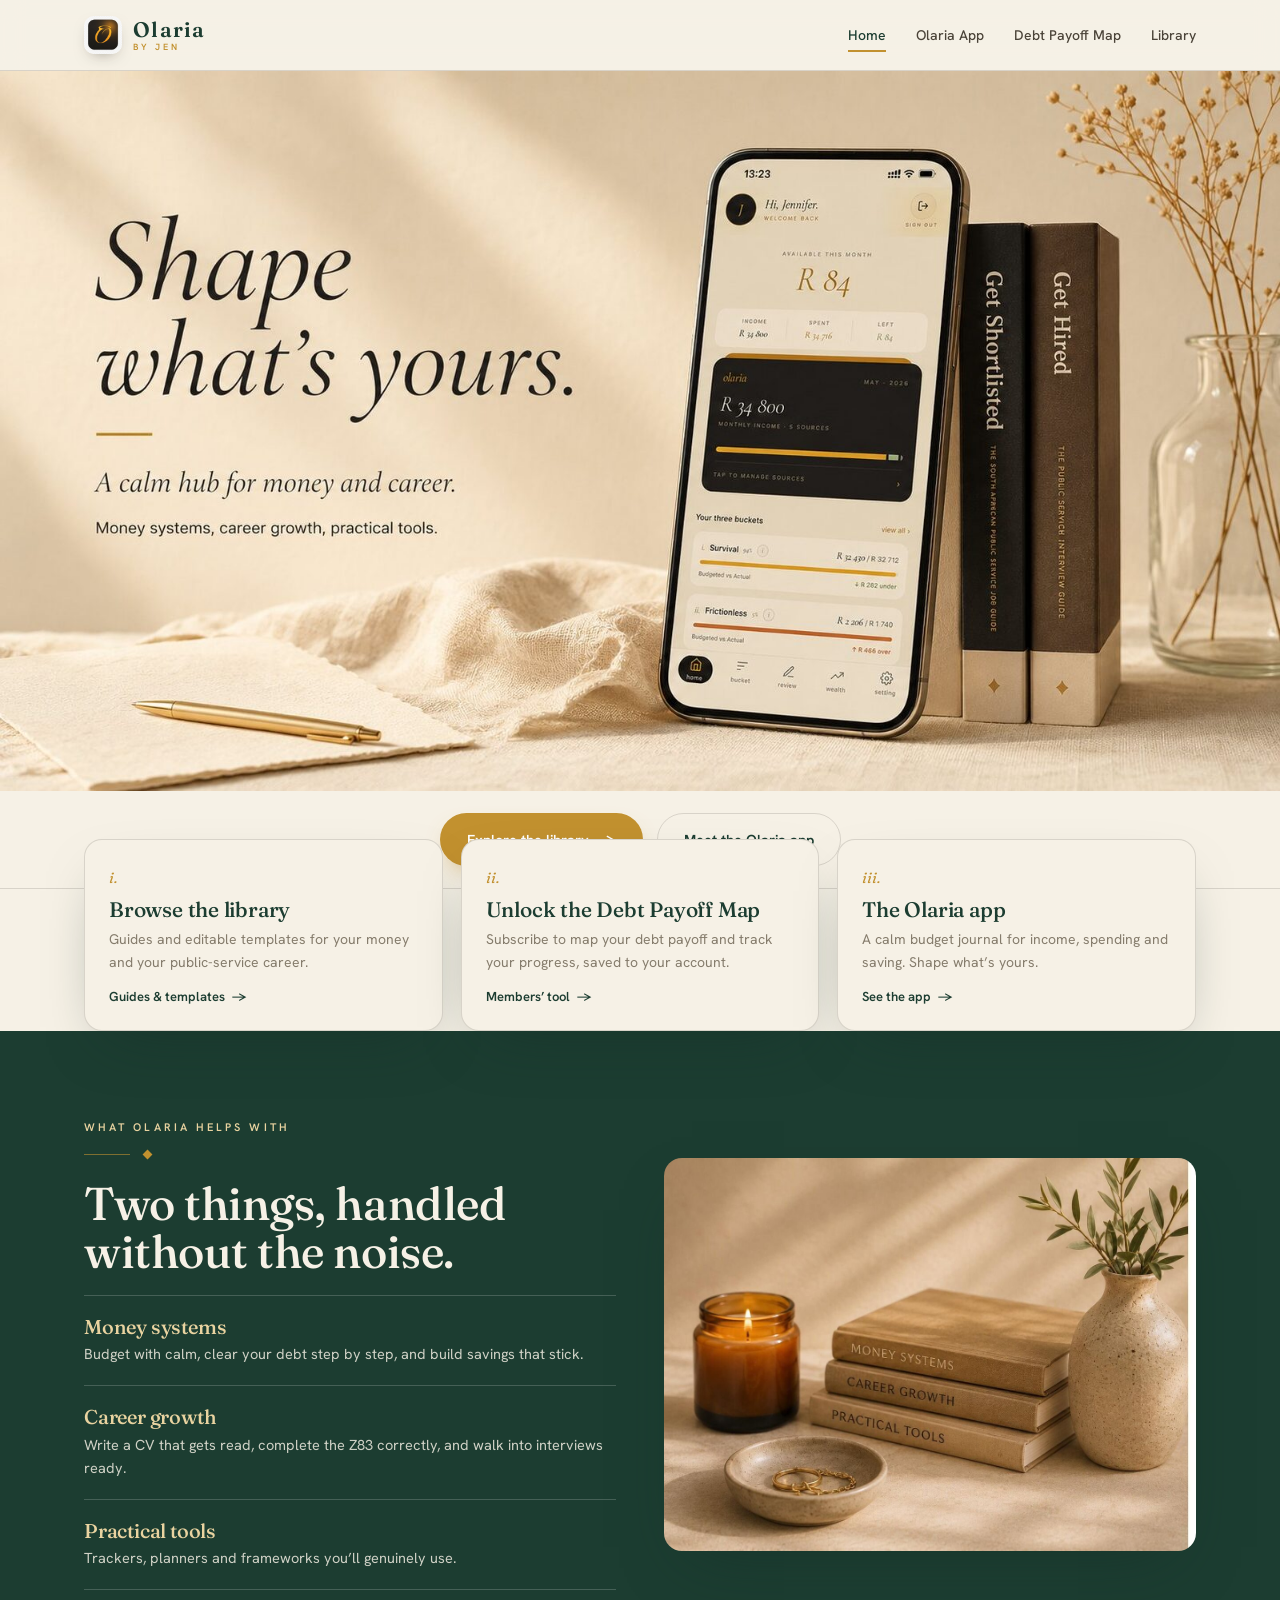
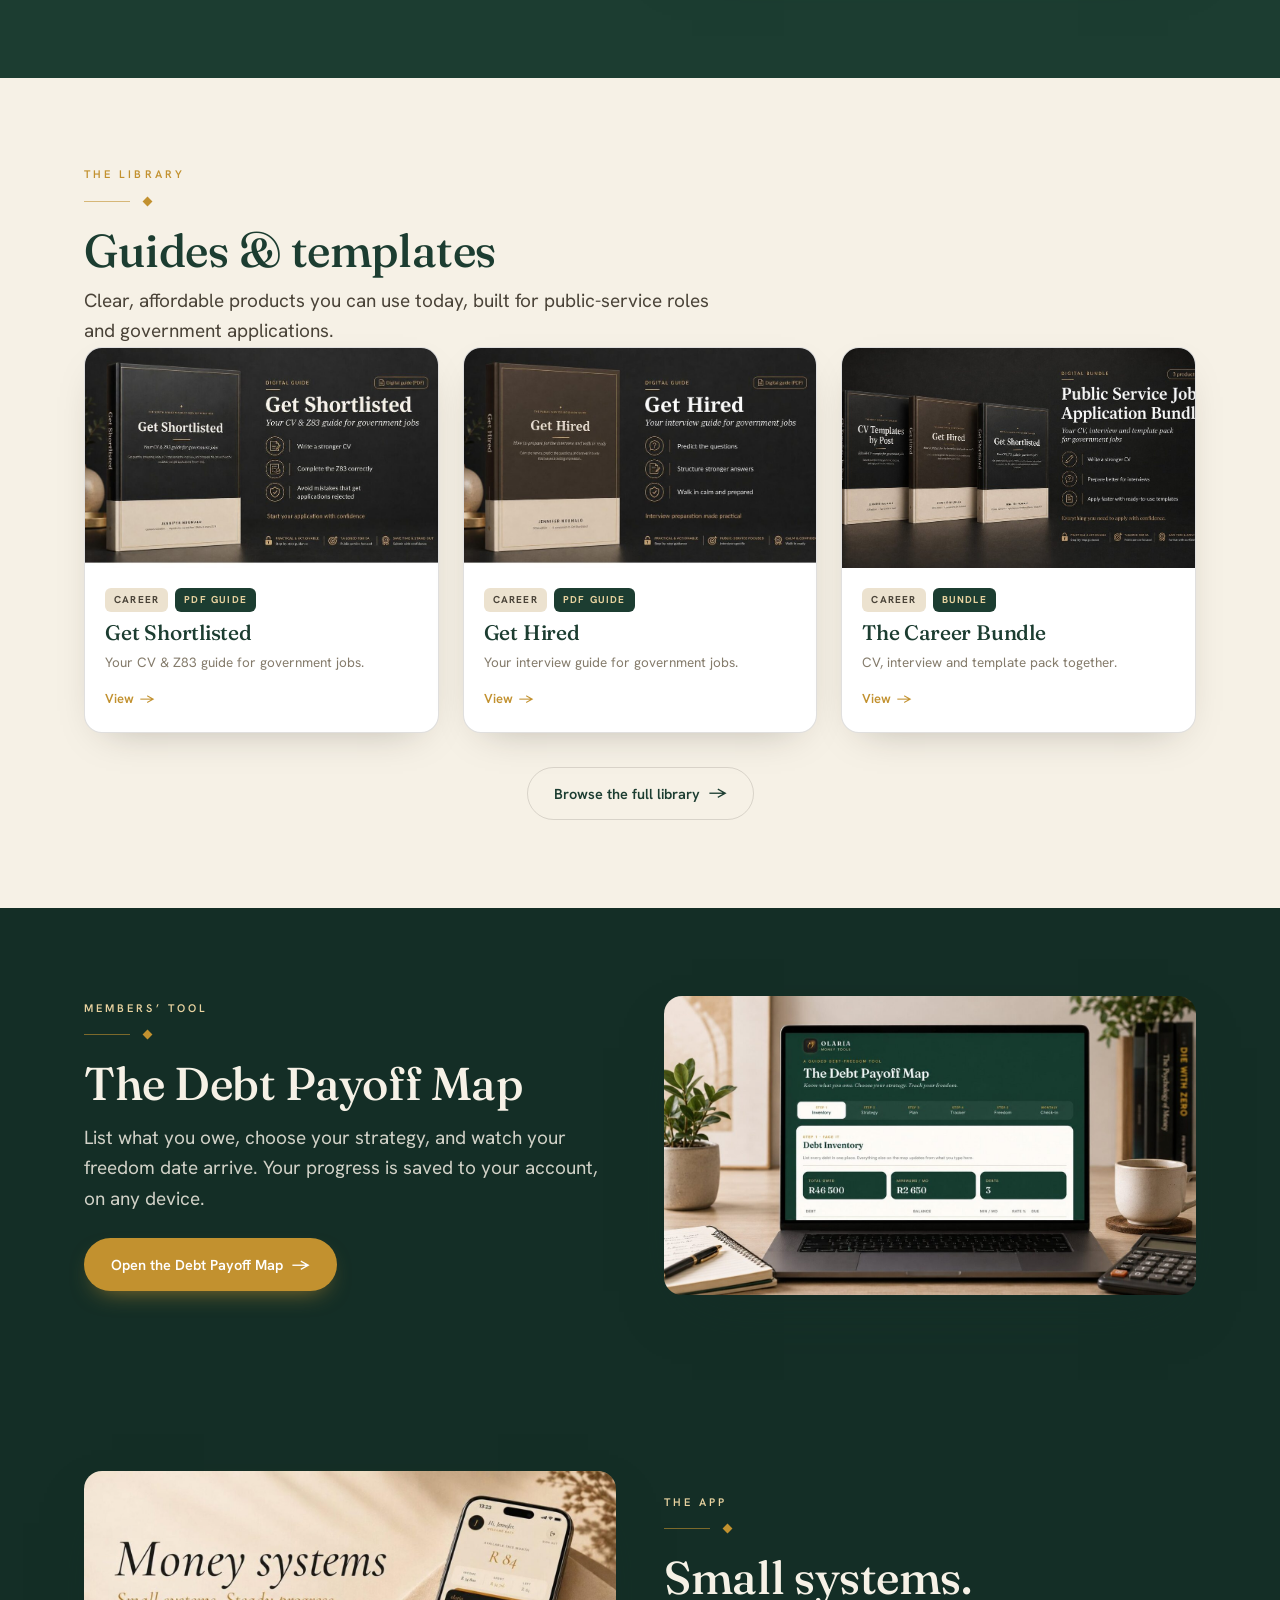
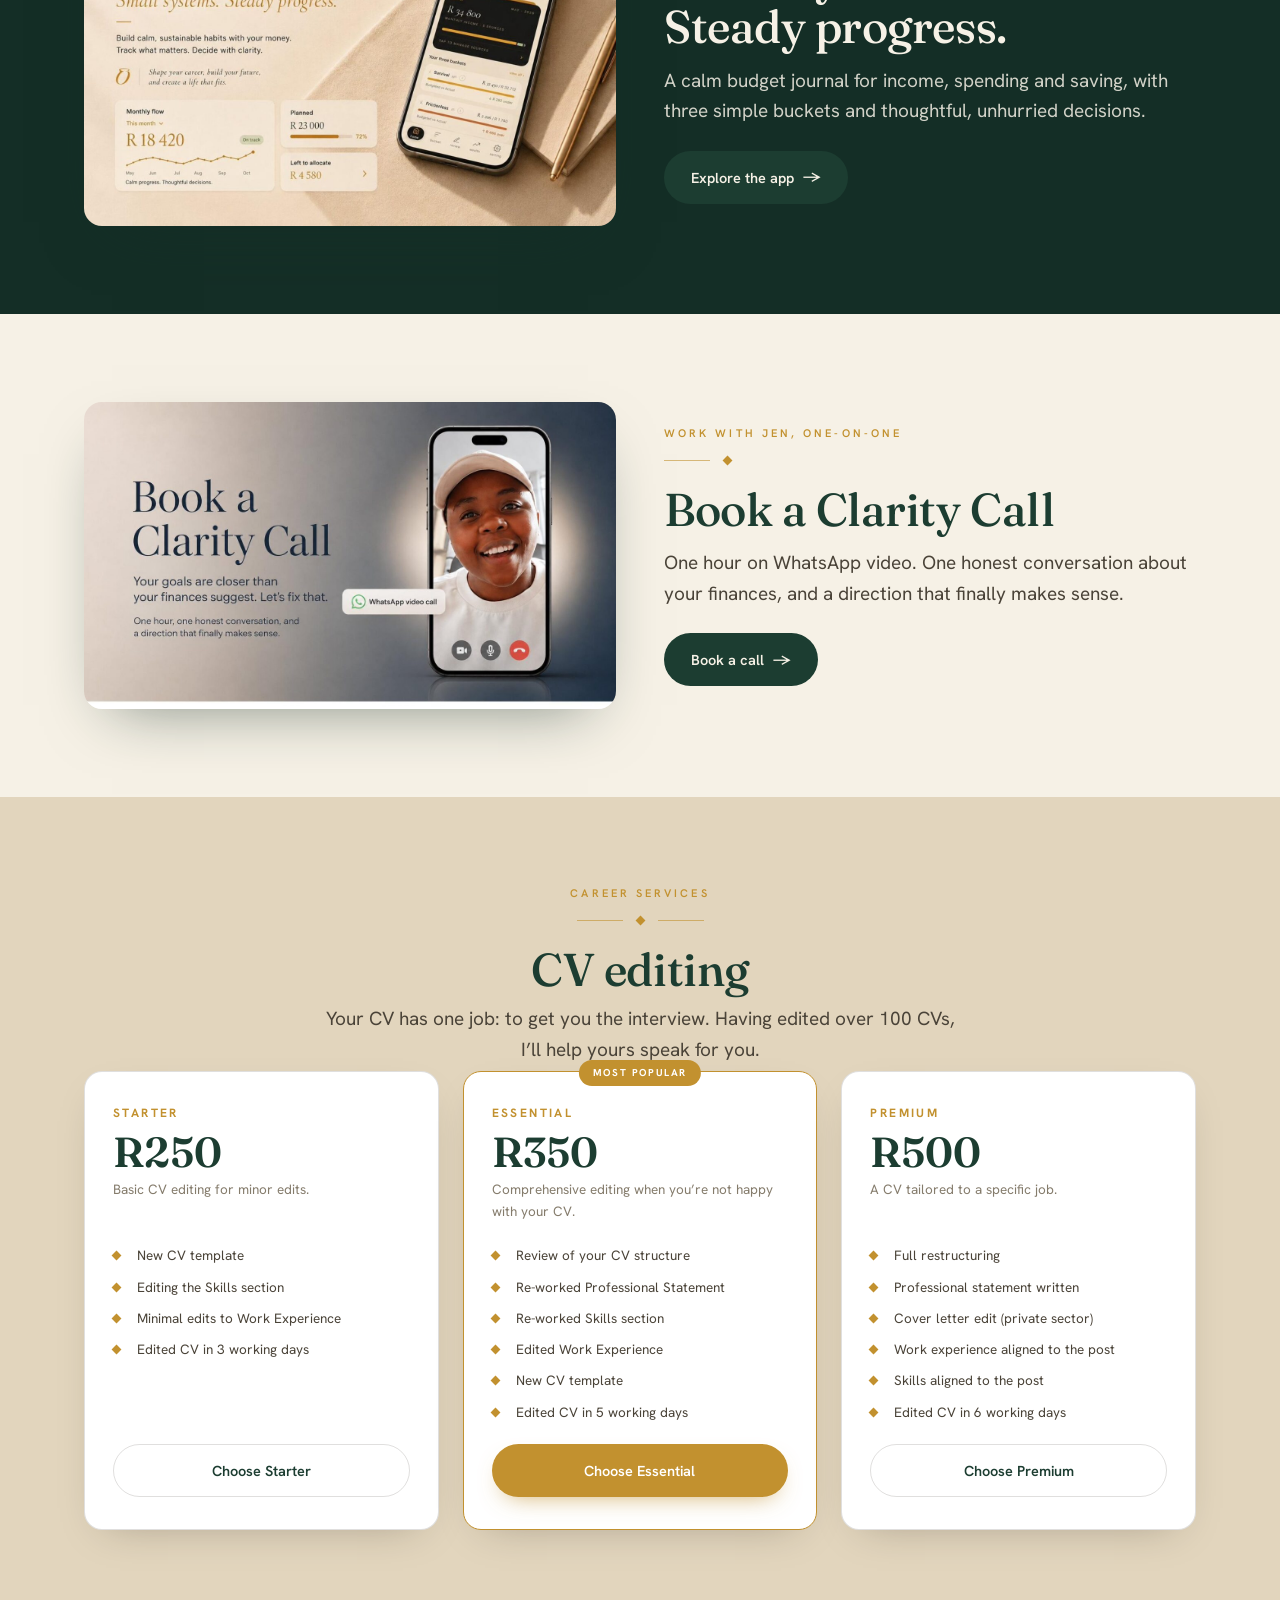
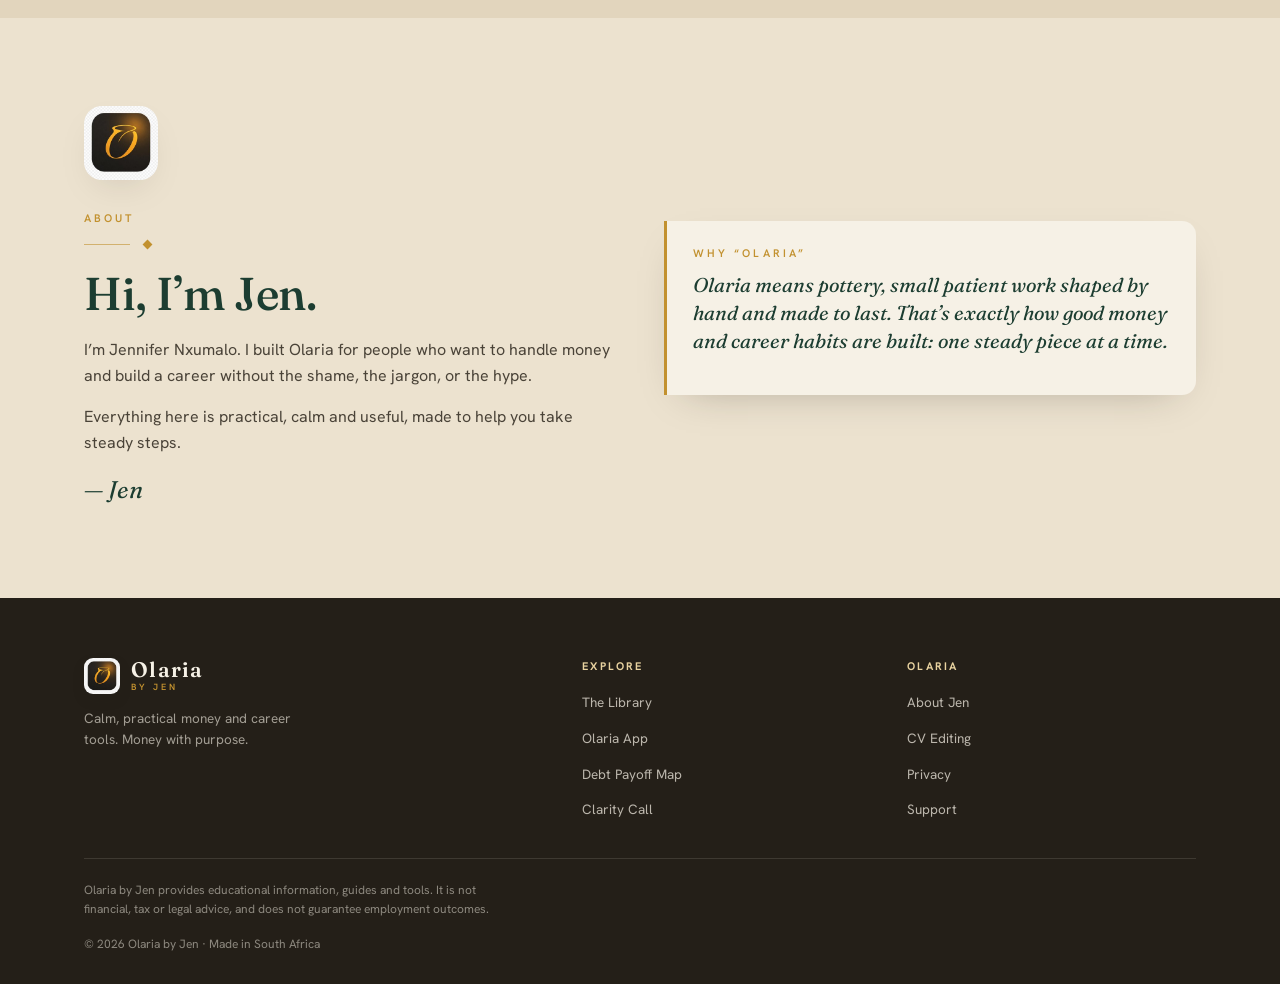
<file: index.html>
<!DOCTYPE html>
<html lang="en">
<head>
<meta charset="utf-8">
<meta name="viewport" content="width=device-width, initial-scale=1">
<title>Olaria by Jen — Money with purpose</title>
<link rel="preconnect" href="https://fonts.googleapis.com">
<link rel="preconnect" href="https://fonts.gstatic.com" crossorigin>
<link href="https://fonts.googleapis.com/css2?family=Fraunces:ital,opsz,wght@0,9..144,400;0,9..144,500;0,9..144,600;1,9..144,400;1,9..144,500&family=Hanken+Grotesk:wght@400;500;600;700&display=swap" rel="stylesheet">
<link rel="stylesheet" href="style.css">
</head>
<body>
<header class="nav">
  <div class="wrap row">
    <a class="brand" href="https://www.olariabyjenn.com/" target="_top">
      <span class="mk"><img src="img/logo.png" alt="Olaria mark"></span>
      <span class="wm">Olaria<small>by Jen</small></span>
    </a>
    <button class="menu-btn" id="menuBtn" aria-label="Menu"><span></span><span></span><span></span></button>
    <nav class="navlinks" id="navlinks">
      <a href="https://www.olariabyjenn.com/" target="_top" class="on">Home</a>
      <a href="https://www.olariabyjenn.com/olariaapp" target="_top">Olaria App</a>
      <a href="https://www.olariabyjenn.com/debt-payoff-map" target="_top">Debt Payoff Map</a>
      <a href="https://www.olariabyjenn.com/library" target="_top">Library</a>
    </nav>
  </div>
</header>

<section class="hero-banner">
  <img src="img/hero_home.jpg" alt="Shape what's yours — the Olaria app with Get Shortlisted and Get Hired">
</section>
<section class="ctaband">
  <div class="wrap">
    <a href="https://www.olariabyjenn.com/library" target="_top" class="btn gold">Explore the library <span class="ar">&rarr;</span></a>
    <a href="https://www.olariabyjenn.com/olariaapp" target="_top" class="btn ghost-d">Meet the Olaria app</a>
  </div>
</section>

<div class="doors"><div class="wrap"><div class="grid">
  <a class="door" href="https://www.olariabyjenn.com/library" target="_top"><span class="num">i.</span><h3>Browse the library</h3>
    <p>Guides and editable templates for your money and your public-service career.</p>
    <span class="go">Guides &amp; templates <span class="ar">&rarr;</span></span></a>
  <a class="door" href="https://www.olariabyjenn.com/debt-payoff-map" target="_top"><span class="num">ii.</span><h3>Unlock the Debt Payoff Map</h3>
    <p>Subscribe to map your debt payoff and track your progress, saved to your account.</p>
    <span class="go">Members&rsquo; tool <span class="ar">&rarr;</span></span></a>
  <a class="door" href="https://www.olariabyjenn.com/olariaapp" target="_top"><span class="num">iii.</span><h3>The Olaria app</h3>
    <p>A calm budget journal for income, spending and saving. Shape what&rsquo;s yours.</p>
    <span class="go">See the app <span class="ar">&rarr;</span></span></a>
</div></div></div>

<section class="band pillars"><div class="wrap layout">
  <div><div class="eyebrow">What Olaria helps with</div><div class="divx"><span class="ln"></span><span class="dm"></span></div>
    <h2>Two things, handled<br>without the noise.</h2>
    <div class="plist">
      <div class="pitem"><h3>Money systems</h3><p>Budget with calm, clear your debt step by step, and build savings that stick.</p></div>
      <div class="pitem"><h3>Career growth</h3><p>Write a CV that gets read, complete the Z83 correctly, and walk into interviews ready.</p></div>
      <div class="pitem"><h3>Practical tools</h3><p>Trackers, planners and frameworks you&rsquo;ll genuinely use.</p></div>
    </div></div>
  <div class="pic"><img src="img/pillars.jpg" alt="Money systems, career growth, practical tools"></div>
</div></section>

<section class="band"><div class="wrap">
  <div class="sec-head"><div class="eyebrow">The library</div><div class="divx"><span class="ln"></span><span class="dm"></span></div>
    <h2>Guides &amp; templates</h2>
    <p class="lead" style="margin-top:10px">Clear, affordable products you can use today, built for public-service roles and government applications.</p></div>
  <div class="prodgrid">
    <a class="card" href="https://www.olariabyjenn.com/product-page/get-shortlisted" target="_top"><div class="shot"><img src="img/prod_shortlisted.jpg" alt="Get Shortlisted"></div>
      <div class="cbody"><div class="tags"><span class="tag">Career</span><span class="tag fmt">PDF guide</span></div>
      <h3>Get Shortlisted</h3><p class="desc">Your CV &amp; Z83 guide for government jobs.</p><span class="buy">View <span class="ar">&rarr;</span></span></div></a>
    <a class="card" href="https://www.olariabyjenn.com/product-page/get-hired" target="_top"><div class="shot"><img src="img/prod_hired.jpg" alt="Get Hired"></div>
      <div class="cbody"><div class="tags"><span class="tag">Career</span><span class="tag fmt">PDF guide</span></div>
      <h3>Get Hired</h3><p class="desc">Your interview guide for government jobs.</p><span class="buy">View <span class="ar">&rarr;</span></span></div></a>
    <a class="card" href="https://www.olariabyjenn.com/product-page/the-career-bundle" target="_top"><div class="shot"><img src="img/bundle.jpg" alt="The Career Bundle"></div>
      <div class="cbody"><div class="tags"><span class="tag">Career</span><span class="tag fmt">Bundle</span></div>
      <h3>The Career Bundle</h3><p class="desc">CV, interview and template pack together.</p><span class="buy">View <span class="ar">&rarr;</span></span></div></a>
  </div>
  <div class="centerlink"><a href="https://www.olariabyjenn.com/library" target="_top" class="btn ghost-d">Browse the full library <span class="ar">&rarr;</span></a></div>
</div></section>

<section class="band app"><div class="wrap layout">
  <div><div class="eyebrow">Members&rsquo; tool</div><div class="divx"><span class="ln"></span><span class="dm"></span></div>
    <h2>The Debt Payoff Map</h2>
    <p class="lead" style="margin:14px 0 0">List what you owe, choose your strategy, and watch your freedom date arrive.
      Your progress is saved to your account, on any device.</p>
    <a href="https://www.olariabyjenn.com/debt-payoff-map" target="_top" class="btn gold" style="margin-top:24px">Open the Debt Payoff Map <span class="ar">&rarr;</span></a></div>
  <div class="pic"><img src="img/debt_app.jpg" alt="The Debt Payoff Map web app"></div>
</div></section>

<section class="band olapp"><div class="wrap layout">
  <div class="pic"><img src="img/app_hero.jpg" alt="The Olaria money app"></div>
  <div><div class="eyebrow">The app</div><div class="divx"><span class="ln"></span><span class="dm"></span></div>
    <h2>Small systems.<br>Steady progress.</h2>
    <p class="lead" style="margin:14px 0 0">A calm budget journal for income, spending and saving, with three simple buckets and thoughtful, unhurried decisions.</p>
    <a href="https://www.olariabyjenn.com/olariaapp" target="_top" class="btn green" style="margin-top:24px">Explore the app <span class="ar">&rarr;</span></a></div>
</div></section>

<section class="band clarity"><div class="wrap layout">
  <div class="pic"><img src="img/clarity.jpg" alt="Book a Clarity Call"></div>
  <div><div class="eyebrow">Work with Jen, one-on-one</div><div class="divx"><span class="ln"></span><span class="dm"></span></div>
    <h2>Book a Clarity Call</h2>
    <p class="lead" style="margin:14px 0 24px">One hour on WhatsApp video. One honest conversation about your finances, and a direction that finally makes sense.</p>
    <a href="https://www.olariabyjenn.com/claritycall" target="_top" class="btn green">Book a call <span class="ar">&rarr;</span></a></div>
</div></section>

<section class="band cvedit"><div class="wrap">
  <div class="sec-head center"><div class="eyebrow">Career services</div><div class="divx center"><span class="ln"></span><span class="dm"></span><span class="ln"></span></div>
    <h2>CV editing</h2>
    <p class="lead" style="margin-top:10px">Your CV has one job: to get you the interview. Having edited over 100 CVs, I&rsquo;ll help yours speak for you.</p></div>
  <div class="pricegrid">
    <div class="ptier"><div class="tname">Starter</div><div class="tprice">R250</div>
      <p class="tdesc">Basic CV editing for minor edits.</p>
      <ul class="feat"><li>New CV template</li><li>Editing the Skills section</li><li>Minimal edits to Work Experience</li><li>Edited CV in 3 working days</li></ul>
      <a href="https://www.olariabyjenn.com/career-services" target="_top" class="btn ghost-d">Choose Starter</a></div>
    <div class="ptier pop"><span class="poplabel">Most popular</span><div class="tname">Essential</div><div class="tprice">R350</div>
      <p class="tdesc">Comprehensive editing when you&rsquo;re not happy with your CV.</p>
      <ul class="feat"><li>Review of your CV structure</li><li>Re-worked Professional Statement</li><li>Re-worked Skills section</li><li>Edited Work Experience</li><li>New CV template</li><li>Edited CV in 5 working days</li></ul>
      <a href="https://www.olariabyjenn.com/career-services" target="_top" class="btn gold">Choose Essential</a></div>
    <div class="ptier"><div class="tname">Premium</div><div class="tprice">R500</div>
      <p class="tdesc">A CV tailored to a specific job.</p>
      <ul class="feat"><li>Full restructuring</li><li>Professional statement written</li><li>Cover letter edit (private sector)</li><li>Work experience aligned to the post</li><li>Skills aligned to the post</li><li>Edited CV in 6 working days</li></ul>
      <a href="https://www.olariabyjenn.com/career-services" target="_top" class="btn ghost-d">Choose Premium</a></div>
  </div>
</div></section>

<section class="band about"><div class="wrap layout">
  <div><span class="mk big"><img src="img/logo.png" alt="Olaria mark"></span>
    <div class="eyebrow">About</div><div class="divx"><span class="ln"></span><span class="dm"></span></div>
    <h2 style="margin-bottom:18px">Hi, I&rsquo;m Jen.</h2>
    <p>I&rsquo;m Jennifer Nxumalo. I built Olaria for people who want to handle money and build a career without the shame, the jargon, or the hype.</p>
    <p>Everything here is practical, calm and useful, made to help you take steady steps.</p>
    <div class="sig">&mdash; Jen</div></div>
  <div class="potterynote"><div class="eyebrow">Why &ldquo;Olaria&rdquo;</div>
    <p>Olaria means pottery, small patient work shaped by hand and made to last. That&rsquo;s exactly how good money and career habits are built: one steady piece at a time.</p></div>
</div></section>
<footer class="ft">
  <div class="wrap">
    <div class="top">
      <div>
        <div class="brand"><span class="mk"><img src="img/logo.png" alt=""></span>
          <span class="wm" style="color:var(--paper)">Olaria<small>by Jen</small></span></div>
        <p class="blurb">Calm, practical money and career tools. Money with purpose.</p>
      </div>
      <div>
        <h4>Explore</h4>
        <ul>
          <li><a href="https://www.olariabyjenn.com/library" target="_top">The Library</a></li>
          <li><a href="https://www.olariabyjenn.com/olariaapp" target="_top">Olaria App</a></li>
          <li><a href="https://www.olariabyjenn.com/debt-payoff-map" target="_top">Debt Payoff Map</a></li>
          <li><a href="https://www.olariabyjenn.com/claritycall" target="_top">Clarity Call</a></li>
        </ul>
      </div>
      <div>
        <h4>Olaria</h4>
        <ul>
          <li><a href="https://www.olariabyjenn.com/about" target="_top">About Jen</a></li>
          <li><a href="https://www.olariabyjenn.com/career-services" target="_top">CV Editing</a></li>
          <li><a href="https://www.olariabyjenn.com/privacy-p" target="_top">Privacy</a></li>
          <li><a href="https://www.olariabyjenn.com/clario-support" target="_top">Support</a></li>
        </ul>
      </div>
    </div>
    <p class="disc">Olaria by Jen provides educational information, guides and tools. It is not financial,
      tax or legal advice, and does not guarantee employment outcomes.</p>
    <div class="legal"><span>&copy; 2026 Olaria by Jen &middot; Made in South Africa</span></div>
  </div>
</footer>
<script>
  var mb=document.getElementById('menuBtn'),nl=document.getElementById('navlinks');
  if(mb){mb.addEventListener('click',function(){nl.classList.toggle('open');});}
</script>
</body></html>
</file>
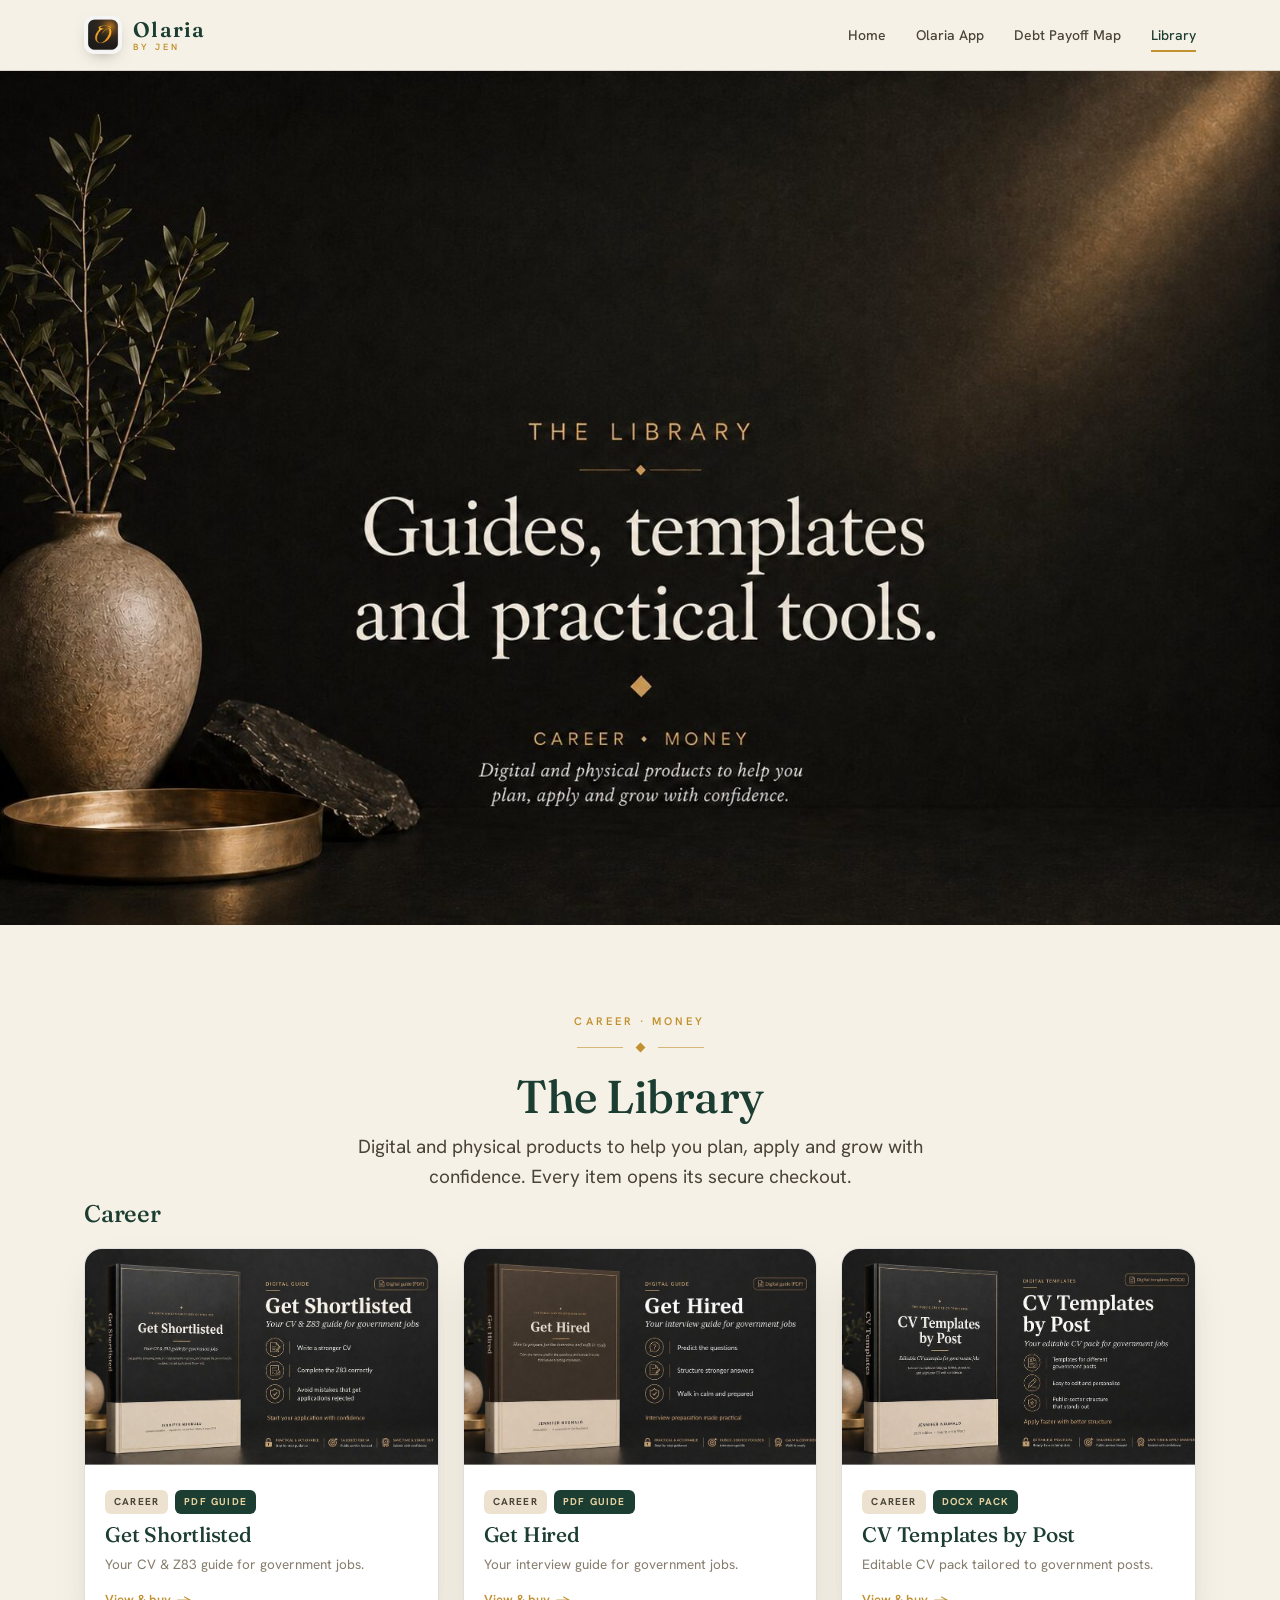
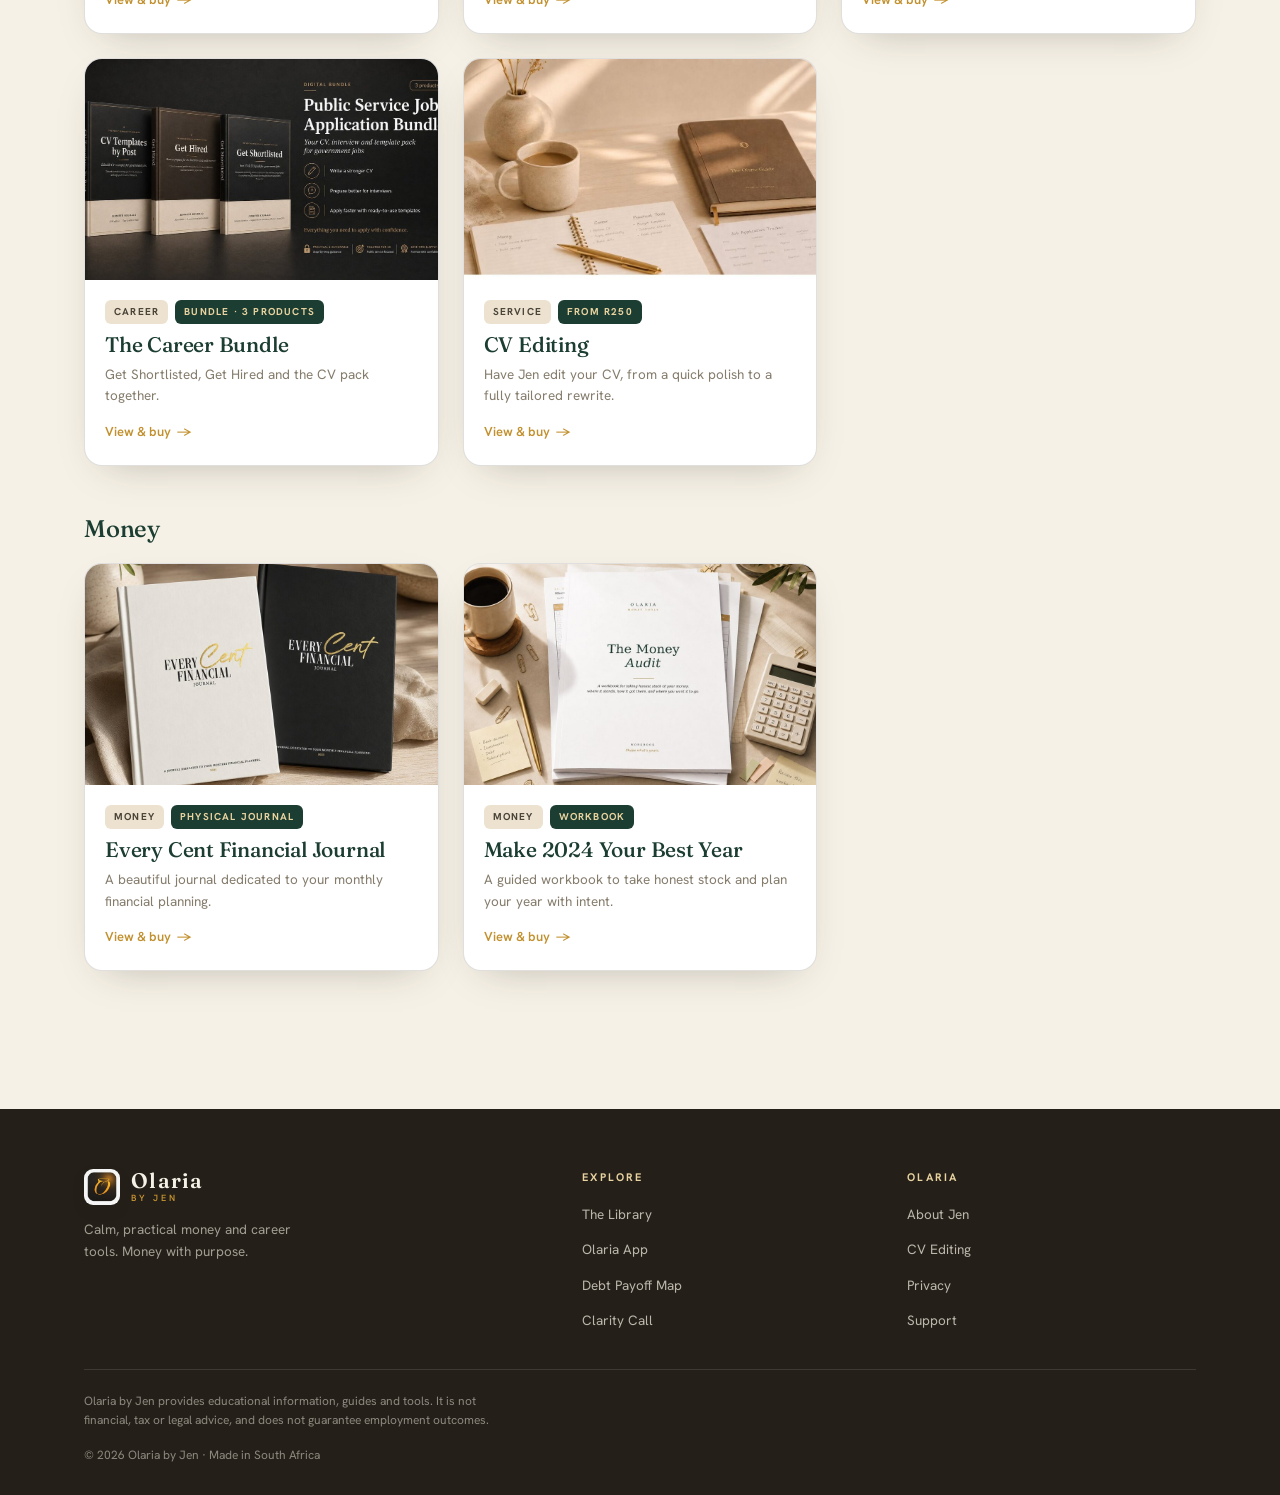
<file: library.html>
<!DOCTYPE html>
<html lang="en">
<head>
<meta charset="utf-8">
<meta name="viewport" content="width=device-width, initial-scale=1">
<title>The Library — Olaria by Jen</title>
<link rel="preconnect" href="https://fonts.googleapis.com">
<link rel="preconnect" href="https://fonts.gstatic.com" crossorigin>
<link href="https://fonts.googleapis.com/css2?family=Fraunces:ital,opsz,wght@0,9..144,400;0,9..144,500;0,9..144,600;1,9..144,400;1,9..144,500&family=Hanken+Grotesk:wght@400;500;600;700&display=swap" rel="stylesheet">
<link rel="stylesheet" href="style.css">
</head>
<body>
<header class="nav">
  <div class="wrap row">
    <a class="brand" href="https://www.olariabyjenn.com/" target="_top">
      <span class="mk"><img src="img/logo.png" alt="Olaria mark"></span>
      <span class="wm">Olaria<small>by Jen</small></span>
    </a>
    <button class="menu-btn" id="menuBtn" aria-label="Menu"><span></span><span></span><span></span></button>
    <nav class="navlinks" id="navlinks">
      <a href="https://www.olariabyjenn.com/" target="_top">Home</a>
      <a href="https://www.olariabyjenn.com/olariaapp" target="_top">Olaria App</a>
      <a href="https://www.olariabyjenn.com/debt-payoff-map" target="_top">Debt Payoff Map</a>
      <a href="https://www.olariabyjenn.com/library" target="_top" class="on">Library</a>
    </nav>
  </div>
</header>

<section class="hero-banner">
  <img src="img/library_hero.jpg" alt="The Library — guides, templates and practical tools">
</section>

<section class="band"><div class="wrap">
  <div class="sec-head center"><div class="eyebrow">Career &middot; Money</div><div class="divx center"><span class="ln"></span><span class="dm"></span><span class="ln"></span></div>
    <h2>The Library</h2>
    <p class="lead" style="margin-top:10px">Digital and physical products to help you plan, apply and grow with confidence. Every item opens its secure checkout.</p></div>

  <h3 class="grouphead">Career</h3>
  <div class="prodgrid">
    <a class="card" href="https://www.olariabyjenn.com/product-page/get-shortlisted" target="_top"><div class="shot"><img src="img/prod_shortlisted.jpg" alt="Get Shortlisted"></div>
      <div class="cbody"><div class="tags"><span class="tag">Career</span><span class="tag fmt">PDF guide</span></div>
      <h3>Get Shortlisted</h3><p class="desc">Your CV &amp; Z83 guide for government jobs.</p><span class="buy">View &amp; buy <span class="ar">&rarr;</span></span></div></a>
    <a class="card" href="https://www.olariabyjenn.com/product-page/get-hired" target="_top"><div class="shot"><img src="img/prod_hired.jpg" alt="Get Hired"></div>
      <div class="cbody"><div class="tags"><span class="tag">Career</span><span class="tag fmt">PDF guide</span></div>
      <h3>Get Hired</h3><p class="desc">Your interview guide for government jobs.</p><span class="buy">View &amp; buy <span class="ar">&rarr;</span></span></div></a>
    <a class="card" href="https://www.olariabyjenn.com/product-page/cv-templates-by-post" target="_top"><div class="shot"><img src="img/prod_cv.jpg" alt="CV Templates by Post"></div>
      <div class="cbody"><div class="tags"><span class="tag">Career</span><span class="tag fmt">DOCX pack</span></div>
      <h3>CV Templates by Post</h3><p class="desc">Editable CV pack tailored to government posts.</p><span class="buy">View &amp; buy <span class="ar">&rarr;</span></span></div></a>
    <a class="card" href="https://www.olariabyjenn.com/product-page/the-career-bundle" target="_top"><div class="shot"><img src="img/bundle.jpg" alt="The Career Bundle"></div>
      <div class="cbody"><div class="tags"><span class="tag">Career</span><span class="tag fmt">Bundle &middot; 3 products</span></div>
      <h3>The Career Bundle</h3><p class="desc">Get Shortlisted, Get Hired and the CV pack together.</p><span class="buy">View &amp; buy <span class="ar">&rarr;</span></span></div></a>
    <a class="card" href="https://www.olariabyjenn.com/career-services" target="_top"><div class="shot"><img src="img/career_desk.jpg" alt="CV Editing service"></div>
      <div class="cbody"><div class="tags"><span class="tag">Service</span><span class="tag fmt">From R250</span></div>
      <h3>CV Editing</h3><p class="desc">Have Jen edit your CV, from a quick polish to a fully tailored rewrite.</p><span class="buy">View &amp; buy <span class="ar">&rarr;</span></span></div></a>
  </div>

  <h3 class="grouphead">Money</h3>
  <div class="prodgrid">
    <a class="card" href="https://www.olariabyjenn.com/product-page/2024-every-cent-fiancial-journal" target="_top"><div class="shot"><img src="img/journal.jpg" alt="Every Cent Financial Journal"></div>
      <div class="cbody"><div class="tags"><span class="tag">Money</span><span class="tag fmt">Physical journal</span></div>
      <h3>Every Cent Financial Journal</h3><p class="desc">A beautiful journal dedicated to your monthly financial planning.</p><span class="buy">View &amp; buy <span class="ar">&rarr;</span></span></div></a>
    <a class="card" href="https://www.olariabyjenn.com/product-page/make-2024-your-best-year" target="_top"><div class="shot"><img src="img/money_audit.jpg" alt="Make 2024 Your Best Year"></div>
      <div class="cbody"><div class="tags"><span class="tag">Money</span><span class="tag fmt">Workbook</span></div>
      <h3>Make 2024 Your Best Year</h3><p class="desc">A guided workbook to take honest stock and plan your year with intent.</p><span class="buy">View &amp; buy <span class="ar">&rarr;</span></span></div></a>
  </div>
</div></section>
<footer class="ft">
  <div class="wrap">
    <div class="top">
      <div>
        <div class="brand"><span class="mk"><img src="img/logo.png" alt=""></span>
          <span class="wm" style="color:var(--paper)">Olaria<small>by Jen</small></span></div>
        <p class="blurb">Calm, practical money and career tools. Money with purpose.</p>
      </div>
      <div>
        <h4>Explore</h4>
        <ul>
          <li><a href="https://www.olariabyjenn.com/library" target="_top">The Library</a></li>
          <li><a href="https://www.olariabyjenn.com/olariaapp" target="_top">Olaria App</a></li>
          <li><a href="https://www.olariabyjenn.com/debt-payoff-map" target="_top">Debt Payoff Map</a></li>
          <li><a href="https://www.olariabyjenn.com/claritycall" target="_top">Clarity Call</a></li>
        </ul>
      </div>
      <div>
        <h4>Olaria</h4>
        <ul>
          <li><a href="https://www.olariabyjenn.com/about" target="_top">About Jen</a></li>
          <li><a href="https://www.olariabyjenn.com/career-services" target="_top">CV Editing</a></li>
          <li><a href="https://www.olariabyjenn.com/privacy-p" target="_top">Privacy</a></li>
          <li><a href="https://www.olariabyjenn.com/clario-support" target="_top">Support</a></li>
        </ul>
      </div>
    </div>
    <p class="disc">Olaria by Jen provides educational information, guides and tools. It is not financial,
      tax or legal advice, and does not guarantee employment outcomes.</p>
    <div class="legal"><span>&copy; 2026 Olaria by Jen &middot; Made in South Africa</span></div>
  </div>
</footer>
<script>
  var mb=document.getElementById('menuBtn'),nl=document.getElementById('navlinks');
  if(mb){mb.addEventListener('click',function(){nl.classList.toggle('open');});}
</script>
</body></html>
</file>
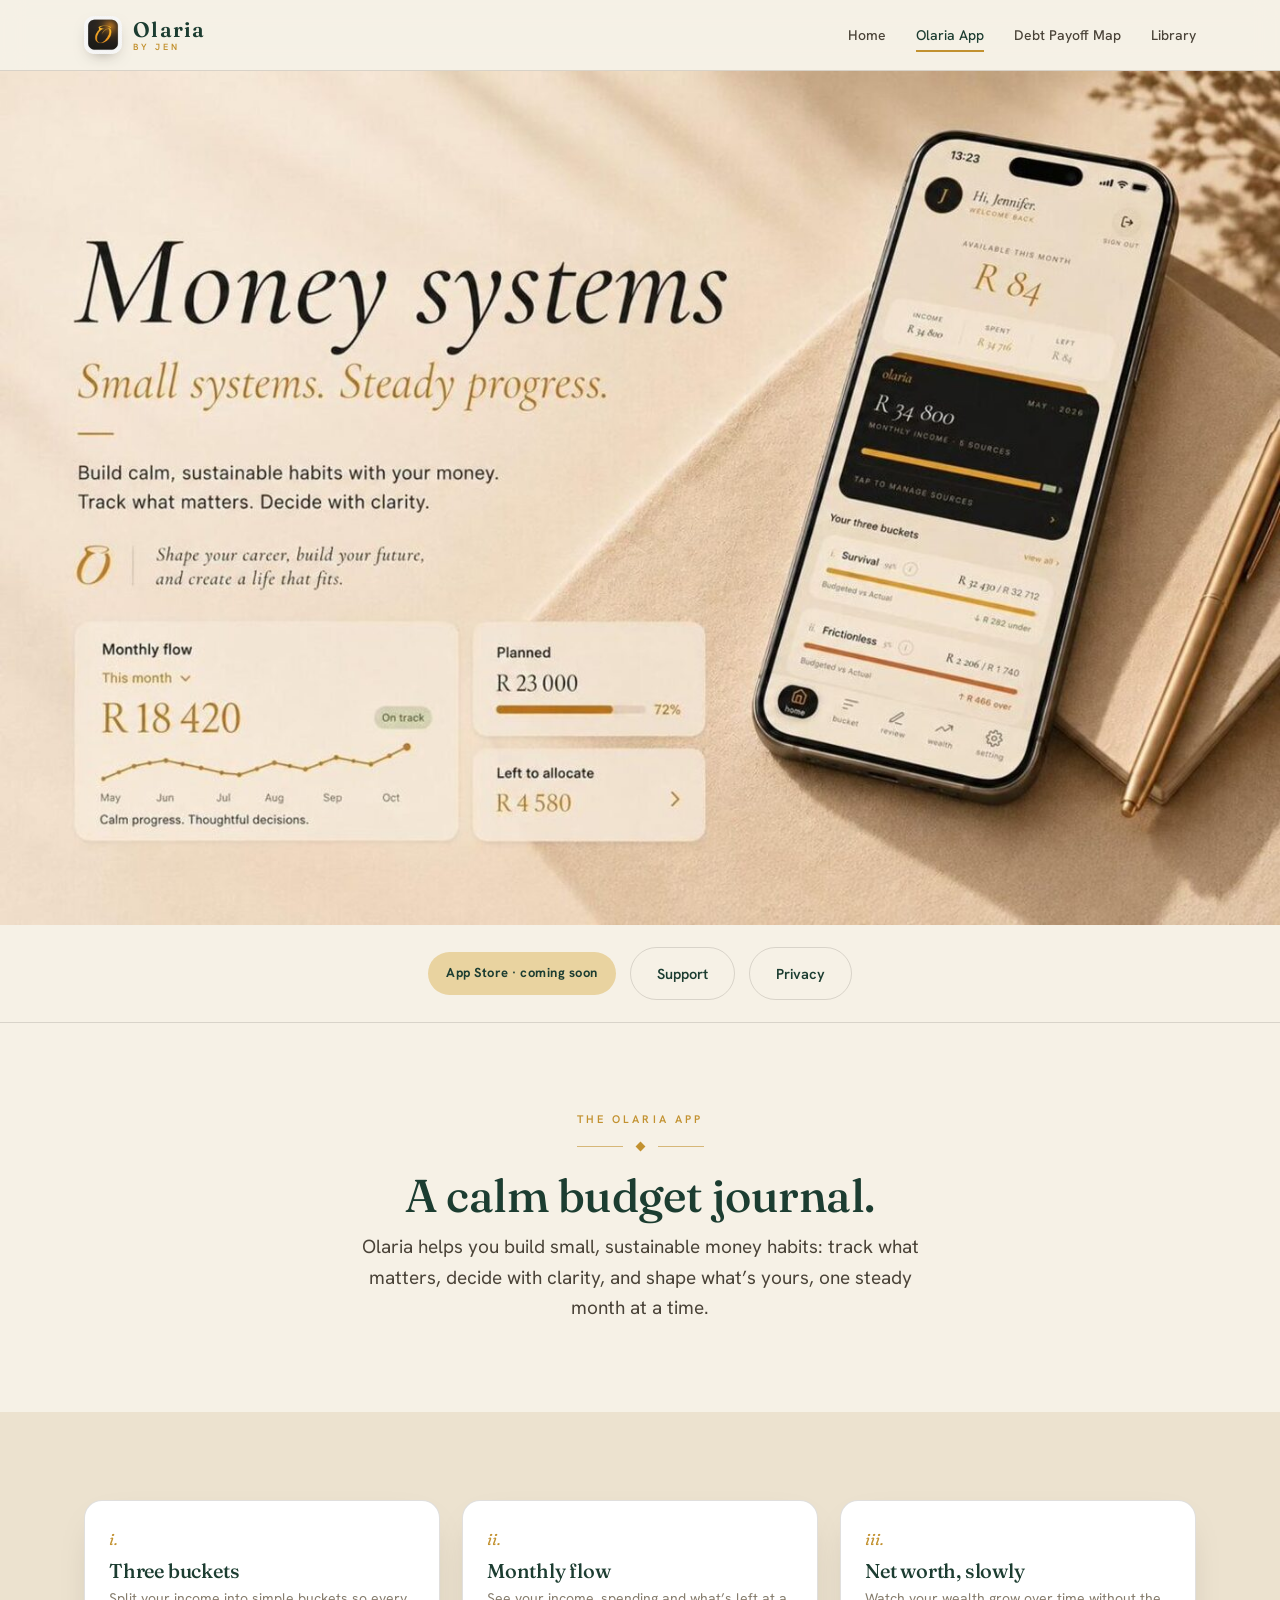
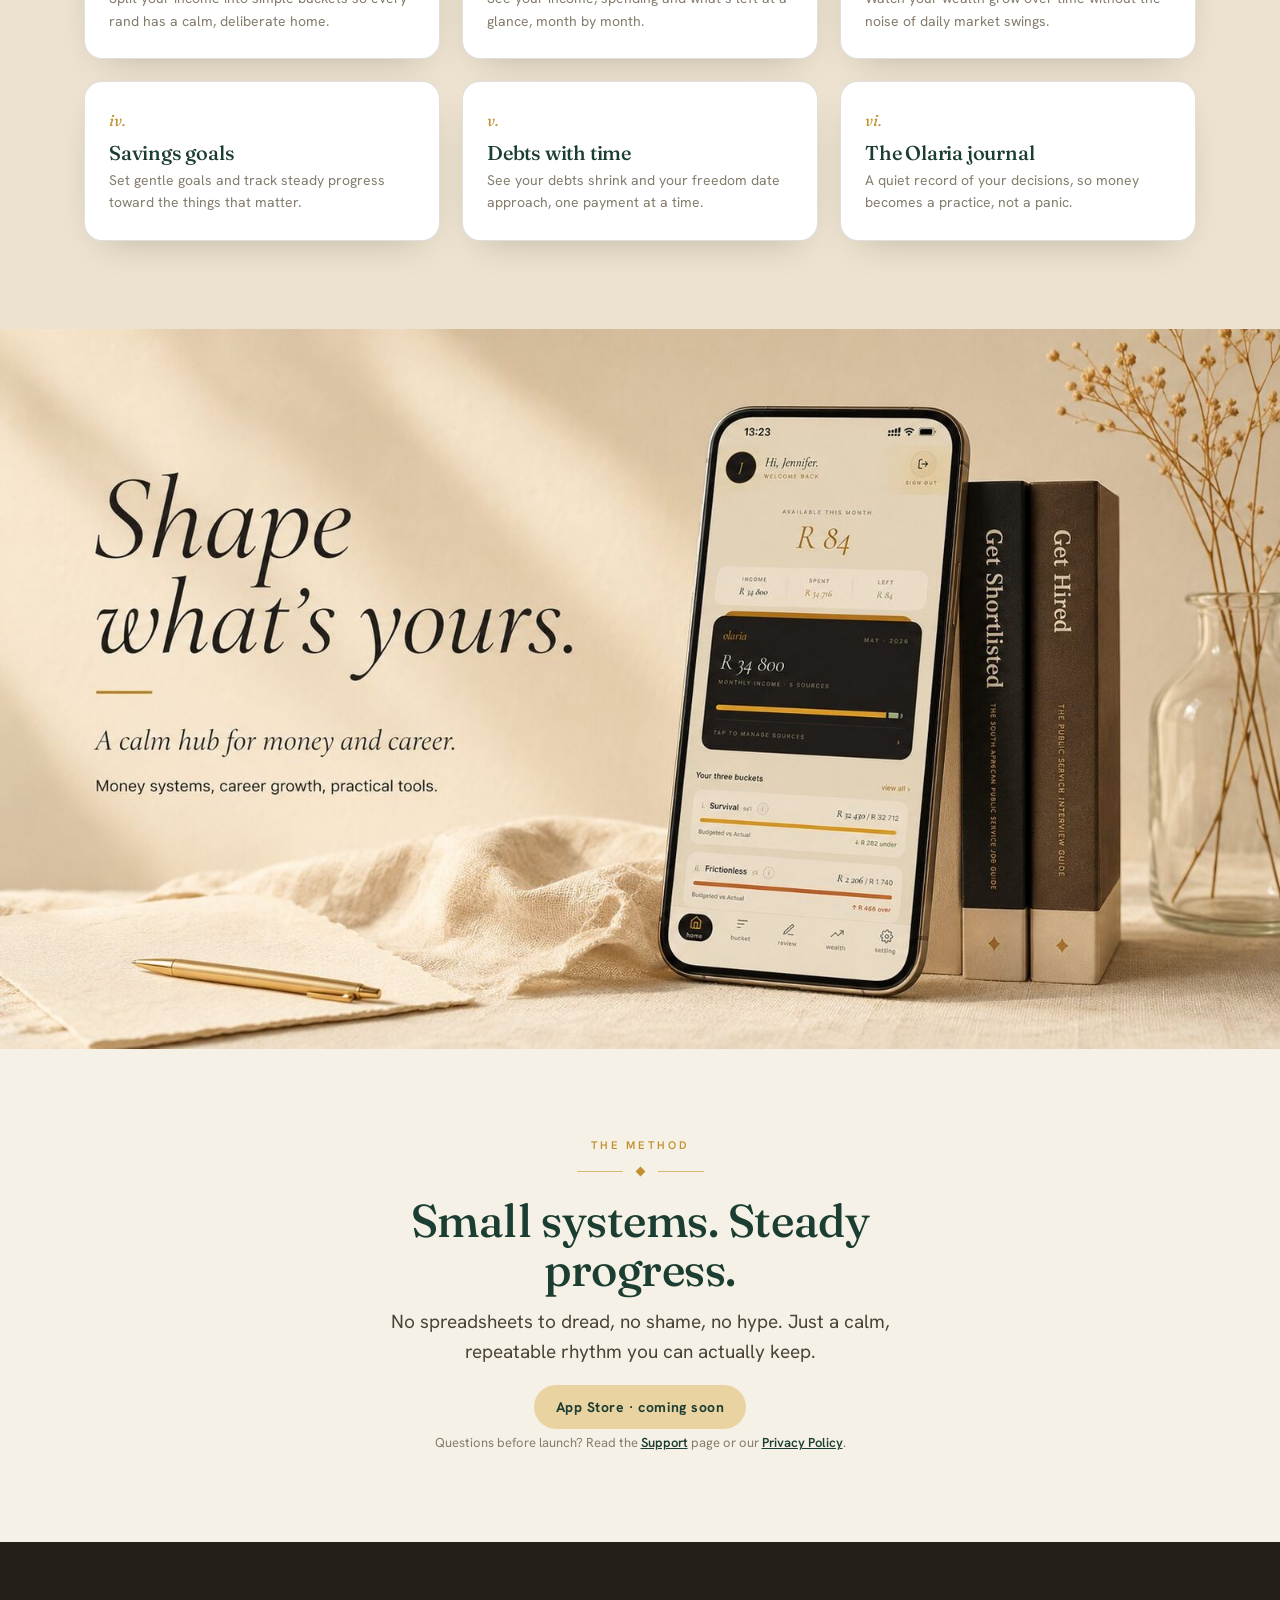
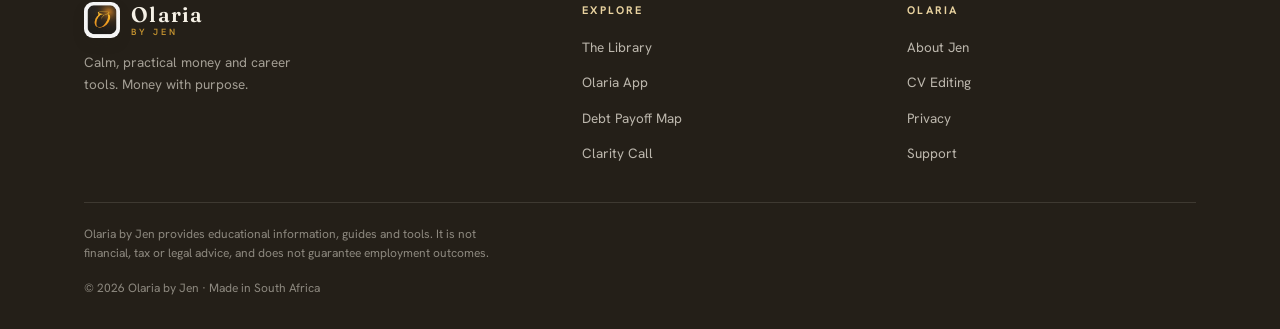
<file: olariaapp.html>
<!DOCTYPE html>
<html lang="en">
<head>
<meta charset="utf-8">
<meta name="viewport" content="width=device-width, initial-scale=1">
<title>The Olaria App — Shape what's yours</title>
<link rel="preconnect" href="https://fonts.googleapis.com">
<link rel="preconnect" href="https://fonts.gstatic.com" crossorigin>
<link href="https://fonts.googleapis.com/css2?family=Fraunces:ital,opsz,wght@0,9..144,400;0,9..144,500;0,9..144,600;1,9..144,400;1,9..144,500&family=Hanken+Grotesk:wght@400;500;600;700&display=swap" rel="stylesheet">
<link rel="stylesheet" href="style.css">
</head>
<body>
<header class="nav">
  <div class="wrap row">
    <a class="brand" href="https://www.olariabyjenn.com/" target="_top">
      <span class="mk"><img src="img/logo.png" alt="Olaria mark"></span>
      <span class="wm">Olaria<small>by Jen</small></span>
    </a>
    <button class="menu-btn" id="menuBtn" aria-label="Menu"><span></span><span></span><span></span></button>
    <nav class="navlinks" id="navlinks">
      <a href="https://www.olariabyjenn.com/" target="_top">Home</a>
      <a href="https://www.olariabyjenn.com/olariaapp" target="_top" class="on">Olaria App</a>
      <a href="https://www.olariabyjenn.com/debt-payoff-map" target="_top">Debt Payoff Map</a>
      <a href="https://www.olariabyjenn.com/library" target="_top">Library</a>
    </nav>
  </div>
</header>

<section class="hero-banner">
  <img src="img/app_hero.jpg" alt="Olaria app — Small systems. Steady progress.">
</section>
<section class="ctaband">
  <div class="wrap">
    <span class="appstore">App Store &middot; coming soon</span>
    <a href="https://www.olariabyjenn.com/clario-support" target="_top" class="btn ghost-d">Support</a>
    <a href="https://www.olariabyjenn.com/privacy-p" target="_top" class="btn ghost-d">Privacy</a>
  </div>
</section>

<section class="band"><div class="wrap sec-head center">
  <div class="eyebrow">The Olaria app</div><div class="divx center"><span class="ln"></span><span class="dm"></span><span class="ln"></span></div>
  <h2>A calm budget journal.</h2>
  <p class="lead" style="margin-top:12px">Olaria helps you build small, sustainable money habits: track what matters, decide with clarity, and shape what&rsquo;s yours, one steady month at a time.</p>
</div></section>

<section class="band sand"><div class="wrap">
  <div class="features">
    <div class="feat-card"><span class="fi">i.</span><h3>Three buckets</h3><p>Split your income into simple buckets so every rand has a calm, deliberate home.</p></div>
    <div class="feat-card"><span class="fi">ii.</span><h3>Monthly flow</h3><p>See your income, spending and what&rsquo;s left at a glance, month by month.</p></div>
    <div class="feat-card"><span class="fi">iii.</span><h3>Net worth, slowly</h3><p>Watch your wealth grow over time without the noise of daily market swings.</p></div>
    <div class="feat-card"><span class="fi">iv.</span><h3>Savings goals</h3><p>Set gentle goals and track steady progress toward the things that matter.</p></div>
    <div class="feat-card"><span class="fi">v.</span><h3>Debts with time</h3><p>See your debts shrink and your freedom date approach, one payment at a time.</p></div>
    <div class="feat-card"><span class="fi">vi.</span><h3>The Olaria journal</h3><p>A quiet record of your decisions, so money becomes a practice, not a panic.</p></div>
  </div>
</div></section>

<section class="hero-banner soft">
  <img src="img/app_shape.jpg" alt="Shape what's yours">
</section>

<section class="band method"><div class="wrap sec-head center">
  <div class="eyebrow">The method</div><div class="divx center"><span class="ln"></span><span class="dm"></span><span class="ln"></span></div>
  <h2>Small systems. Steady progress.</h2>
  <p class="lead" style="margin-top:12px">No spreadsheets to dread, no shame, no hype. Just a calm, repeatable rhythm you can actually keep.</p>
  <div class="appcta"><span class="appstore big">App Store &middot; coming soon</span></div>
  <p class="micro">Questions before launch? Read the <a href="https://www.olariabyjenn.com/clario-support" target="_top">Support</a> page or our <a href="https://www.olariabyjenn.com/privacy-p" target="_top">Privacy Policy</a>.</p>
</div></section>
<footer class="ft">
  <div class="wrap">
    <div class="top">
      <div>
        <div class="brand"><span class="mk"><img src="img/logo.png" alt=""></span>
          <span class="wm" style="color:var(--paper)">Olaria<small>by Jen</small></span></div>
        <p class="blurb">Calm, practical money and career tools. Money with purpose.</p>
      </div>
      <div>
        <h4>Explore</h4>
        <ul>
          <li><a href="https://www.olariabyjenn.com/library" target="_top">The Library</a></li>
          <li><a href="https://www.olariabyjenn.com/olariaapp" target="_top">Olaria App</a></li>
          <li><a href="https://www.olariabyjenn.com/debt-payoff-map" target="_top">Debt Payoff Map</a></li>
          <li><a href="https://www.olariabyjenn.com/claritycall" target="_top">Clarity Call</a></li>
        </ul>
      </div>
      <div>
        <h4>Olaria</h4>
        <ul>
          <li><a href="https://www.olariabyjenn.com/about" target="_top">About Jen</a></li>
          <li><a href="https://www.olariabyjenn.com/career-services" target="_top">CV Editing</a></li>
          <li><a href="https://www.olariabyjenn.com/privacy-p" target="_top">Privacy</a></li>
          <li><a href="https://www.olariabyjenn.com/clario-support" target="_top">Support</a></li>
        </ul>
      </div>
    </div>
    <p class="disc">Olaria by Jen provides educational information, guides and tools. It is not financial,
      tax or legal advice, and does not guarantee employment outcomes.</p>
    <div class="legal"><span>&copy; 2026 Olaria by Jen &middot; Made in South Africa</span></div>
  </div>
</footer>
<script>
  var mb=document.getElementById('menuBtn'),nl=document.getElementById('navlinks');
  if(mb){mb.addEventListener('click',function(){nl.classList.toggle('open');});}
</script>
</body></html>
</file>
<file: style.css>
:root{
  --paper:#F6F1E6; --sand:#ECE2CF; --sand-deep:#E2D5BD;
  --ink:#241F18; --ink-soft:#4A4338; --muted:#857C6C;
  --green:#1C3D31; --green-2:#234B3C; --green-deep:#142E26;
  --gold:#C2912F; --gold-bright:#E0A526; --gold-soft:#E9D3A0;
  --line:rgba(36,31,24,.14); --line-light:rgba(255,255,255,.18);
  --shadow:0 24px 60px -28px rgba(20,46,38,.55);
  --shadow-soft:0 14px 40px -22px rgba(36,31,24,.35);
  --r:18px;
}
*{box-sizing:border-box;margin:0;padding:0;}
html{scroll-behavior:smooth;}
body{font-family:'Hanken Grotesk',system-ui,sans-serif;color:var(--ink);background:var(--paper);
  -webkit-font-smoothing:antialiased;line-height:1.6;overflow-x:hidden;}
a{color:inherit;text-decoration:none;}
img{display:block;max-width:100%;}
.wrap{max-width:1160px;margin:0 auto;padding:0 24px;}

.eyebrow{font-size:11px;letter-spacing:.28em;text-transform:uppercase;font-weight:600;color:var(--gold);}
h1,h2,h3{font-family:'Fraunces',Georgia,serif;font-weight:500;line-height:1.06;letter-spacing:-.01em;}
h2{font-size:clamp(28px,4.6vw,46px);color:var(--green);}
.lead{font-size:clamp(16px,1.8vw,19px);color:var(--ink-soft);}
.divx{display:flex;align-items:center;gap:14px;margin:14px 0 22px;}
.divx.center{justify-content:center;}
.divx .ln{height:1px;width:46px;background:var(--gold);opacity:.6;}
.divx .dm{width:7px;height:7px;background:var(--gold);transform:rotate(45deg);}

.btn{display:inline-flex;align-items:center;gap:9px;font-family:inherit;font-weight:600;font-size:14.5px;
  padding:14px 26px;border-radius:999px;border:1px solid transparent;cursor:pointer;transition:transform .25s,background .25s,color .25s;}
.btn.gold{background:var(--gold);color:#fff;box-shadow:0 10px 24px -12px rgba(194,145,47,.8);}
.btn.gold:hover{background:var(--gold-bright);transform:translateY(-2px);}
.btn.green{background:var(--green);color:var(--paper);}
.btn.green:hover{background:var(--green-2);transform:translateY(-2px);}
.btn.ghost-d{background:transparent;border-color:var(--line);color:var(--green);}
.btn.ghost-d:hover{border-color:var(--green);transform:translateY(-2px);}
.btn .ar{font-size:16px;line-height:1;}

/* NAV */
header.nav{position:sticky;top:0;z-index:60;background:rgba(246,241,230,.9);backdrop-filter:blur(12px);border-bottom:1px solid var(--line);}
.nav .row{display:flex;align-items:center;justify-content:space-between;height:70px;}
.brand{display:flex;align-items:center;gap:11px;}
.brand .mk{width:38px;height:38px;border-radius:10px;overflow:hidden;flex:none;box-shadow:0 6px 16px -8px rgba(36,31,24,.5);}
.brand .mk img{width:100%;height:100%;object-fit:cover;}
.brand .wm{font-family:'Fraunces',serif;font-size:21px;font-weight:600;letter-spacing:.06em;color:var(--green);line-height:1;}
.brand .wm small{display:block;font-family:'Hanken Grotesk',sans-serif;font-size:9px;letter-spacing:.34em;text-transform:uppercase;color:var(--gold);font-weight:600;margin-top:3px;}
.navlinks{display:flex;align-items:center;gap:30px;}
.navlinks a{font-size:14px;font-weight:500;color:var(--ink-soft);position:relative;}
.navlinks a.on,.navlinks a:hover{color:var(--green);}
.navlinks a.on::after{content:"";position:absolute;left:0;bottom:-6px;height:2px;width:100%;background:var(--gold);}
.menu-btn{display:none;background:none;border:0;cursor:pointer;padding:8px;}
.menu-btn span{display:block;width:22px;height:2px;background:var(--green);margin:4px 0;}

/* HERO BANNER (pre-composed image) */
.hero-banner{width:100%;background:var(--paper);}
.hero-banner img{width:100%;height:auto;display:block;}
.hero-banner.soft{background:var(--sand);}
.ctaband{background:var(--paper);border-bottom:1px solid var(--line);}
.ctaband .wrap{display:flex;gap:14px;align-items:center;justify-content:center;flex-wrap:wrap;padding:22px 24px;}
.appstore{font-size:13px;font-weight:700;letter-spacing:.04em;color:var(--green);background:var(--gold-soft);padding:11px 18px;border-radius:999px;}
.appstore.big{font-size:14px;padding:13px 22px;}

/* SECTIONS */
.band{padding:88px 0;}
.band.sand{background:var(--sand);}
.sec-head{max-width:640px;}
.sec-head.center{margin:0 auto;text-align:center;}
.layout{display:grid;grid-template-columns:1fr 1fr;gap:48px;align-items:center;}
.pic{border-radius:var(--r);overflow:hidden;box-shadow:var(--shadow);}
.pic img{width:100%;height:100%;object-fit:cover;}

/* DOORS */
.doors{margin-top:-50px;position:relative;z-index:20;}
.doors .grid{display:grid;grid-template-columns:repeat(3,1fr);gap:18px;}
.door{background:var(--paper);border:1px solid var(--line);border-radius:var(--r);padding:26px 24px 22px;box-shadow:var(--shadow);transition:transform .3s,box-shadow .3s;display:flex;flex-direction:column;gap:8px;}
.door:hover{transform:translateY(-5px);}
.door .num{font-family:'Fraunces',serif;font-style:italic;color:var(--gold);font-size:15px;}
.door h3{font-size:21px;color:var(--green);}
.door p{font-size:14px;color:var(--muted);flex:1;}
.door .go{font-size:13px;font-weight:600;color:var(--green);display:inline-flex;gap:7px;align-items:center;margin-top:6px;}

/* PILLARS */
.pillars{background:var(--green);color:var(--paper);}
.pillars .eyebrow{color:var(--gold-soft);}
.pillars h2{color:var(--paper);}
.plist{margin-top:18px;}
.pitem{padding:20px 0;border-top:1px solid var(--line-light);}
.pitem:last-child{border-bottom:1px solid var(--line-light);}
.pitem h3{font-size:20px;color:var(--gold-soft);font-weight:500;margin-bottom:5px;}
.pitem p{font-size:14.5px;color:rgba(246,241,230,.82);}

/* PRODUCT GRID */
.prodgrid{display:grid;grid-template-columns:repeat(3,1fr);gap:24px;}
.card{background:#fff;border:1px solid var(--line);border-radius:var(--r);overflow:hidden;box-shadow:var(--shadow-soft);display:flex;flex-direction:column;transition:transform .3s,box-shadow .3s;}
.card:hover{transform:translateY(-6px);box-shadow:0 28px 56px -26px rgba(20,46,38,.45);}
.card .shot{aspect-ratio:16/10;overflow:hidden;background:var(--green-deep);}
.card .shot img{width:100%;height:100%;object-fit:cover;transition:transform .6s;}
.card:hover .shot img{transform:scale(1.05);}
.card .cbody{padding:20px 20px 22px;display:flex;flex-direction:column;gap:9px;flex:1;}
.tags{display:flex;gap:7px;flex-wrap:wrap;}
.tag{font-size:10px;letter-spacing:.12em;text-transform:uppercase;font-weight:700;padding:4px 9px;border-radius:6px;background:var(--sand);color:var(--ink-soft);}
.tag.fmt{background:var(--green);color:var(--gold-soft);}
.card h3{font-size:21px;color:var(--green);}
.card .desc{font-size:13.5px;color:var(--muted);flex:1;}
.card .buy{font-size:13px;font-weight:600;color:var(--gold);display:inline-flex;gap:6px;align-items:center;margin-top:6px;}
.centerlink{text-align:center;margin-top:34px;}
.grouphead{font-family:'Fraunces',serif;color:var(--green);font-size:24px;margin:8px 0 22px;font-weight:500;}
.grouphead + .prodgrid{margin-bottom:50px;}

/* APP / DEBT / CLARITY bands */
.app,.olapp{background:var(--green-deep);color:var(--paper);}
.app .eyebrow,.olapp .eyebrow{color:var(--gold-soft);}
.app h2,.olapp h2{color:var(--paper);}
.app .lead,.olapp .lead{color:rgba(246,241,230,.84);}

/* FEATURES (app page) */
.features{display:grid;grid-template-columns:repeat(3,1fr);gap:22px;}
.feat-card{background:#fff;border:1px solid var(--line);border-radius:var(--r);padding:26px 24px;box-shadow:var(--shadow-soft);}
.feat-card .fi{font-family:'Fraunces',serif;font-style:italic;color:var(--gold);font-size:16px;}
.feat-card h3{font-size:20px;color:var(--green);margin:8px 0 6px;}
.feat-card p{font-size:14px;color:var(--muted);}
.method .appcta{margin:26px 0 14px;}
.micro{font-size:13px;color:var(--muted);margin-top:8px;}
.micro a{color:var(--green);font-weight:600;text-decoration:underline;}

/* PRICING */
.pricegrid{display:grid;grid-template-columns:repeat(3,1fr);gap:24px;align-items:stretch;margin-top:6px;}
.ptier{background:#fff;border:1px solid var(--line);border-radius:var(--r);padding:32px 28px;display:flex;flex-direction:column;box-shadow:var(--shadow-soft);position:relative;}
.ptier.pop{border-color:var(--gold);}
.ptier .poplabel{position:absolute;top:-12px;left:50%;transform:translateX(-50%);background:var(--gold);color:#fff;font-size:10px;letter-spacing:.16em;text-transform:uppercase;font-weight:700;padding:5px 14px;border-radius:999px;white-space:nowrap;}
.ptier .tname{font-size:12px;letter-spacing:.2em;text-transform:uppercase;font-weight:700;color:var(--gold);}
.ptier .tprice{font-family:'Fraunces',serif;font-size:42px;font-weight:600;color:var(--green);line-height:1;margin:8px 0 6px;}
.ptier .tdesc{font-size:13.5px;color:var(--muted);min-height:48px;}
.ptier .feat{list-style:none;display:flex;flex-direction:column;gap:11px;margin:18px 0 22px;flex:1;}
.ptier .feat li{font-size:13.5px;color:var(--ink-soft);padding-left:24px;position:relative;line-height:1.5;}
.ptier .feat li::before{content:"";position:absolute;left:0;top:7px;width:7px;height:7px;background:var(--gold);transform:rotate(45deg);}
.ptier .btn{justify-content:center;}
.cvedit{background:var(--sand-deep);}

/* ABOUT */
.about{background:var(--sand);}
.about .mk.big{width:74px;height:74px;border-radius:18px;overflow:hidden;box-shadow:var(--shadow-soft);margin-bottom:22px;display:inline-block;}
.about .mk.big img{width:100%;height:100%;object-fit:cover;}
.about p{font-size:16px;color:var(--ink-soft);margin-bottom:16px;}
.about .sig{font-family:'Fraunces',serif;font-style:italic;font-size:24px;color:var(--green);margin-top:6px;}
.potterynote{background:var(--paper);border-left:3px solid var(--gold);border-radius:0 14px 14px 0;padding:24px 26px;box-shadow:var(--shadow-soft);}
.potterynote .eyebrow{margin-bottom:8px;}
.potterynote p{font-family:'Fraunces',serif;font-style:italic;font-size:20px;color:var(--green);line-height:1.4;}

/* FOOTER */
footer.ft{background:var(--ink);color:rgba(246,241,230,.7);padding:60px 0 30px;}
.ft .top{display:grid;grid-template-columns:1.6fr 1fr 1fr;gap:36px;padding-bottom:36px;border-bottom:1px solid rgba(246,241,230,.12);}
.ft .brand .mk{width:36px;height:36px;border-radius:9px;}
.ft .blurb{font-size:13.5px;margin-top:14px;max-width:30ch;color:rgba(246,241,230,.6);}
.ft h4{font-size:11px;letter-spacing:.2em;text-transform:uppercase;color:var(--gold-soft);font-weight:700;margin-bottom:14px;}
.ft ul{list-style:none;display:flex;flex-direction:column;gap:10px;}
.ft ul a{font-size:13.5px;color:rgba(246,241,230,.72);}
.ft ul a:hover{color:var(--gold-soft);}
.ft .disc{font-size:12px;color:rgba(246,241,230,.5);margin:22px 0 16px;line-height:1.6;max-width:62ch;}
.ft .legal{font-size:12px;color:rgba(246,241,230,.5);}

@media(max-width:900px){
  .navlinks{position:fixed;inset:70px 0 auto 0;background:var(--paper);flex-direction:column;align-items:stretch;gap:0;padding:8px 0;border-bottom:1px solid var(--line);transform:translateY(-130%);transition:transform .35s;box-shadow:var(--shadow-soft);}
  .navlinks.open{transform:translateY(0);}
  .navlinks a{padding:14px 24px;border-bottom:1px solid var(--line);}
  .menu-btn{display:block;}
  .doors .grid,.prodgrid,.pricegrid,.features{grid-template-columns:1fr;}
  .layout{grid-template-columns:1fr;gap:30px;}
  .pillars .pic,.olapp .pic,.about .layout > div:first-child{order:-1;}
  .ft .top{grid-template-columns:1fr 1fr;gap:26px;}
}
@media(max-width:560px){
  .band{padding:60px 0;}
  .ft .top{grid-template-columns:1fr;}
}
</file>
